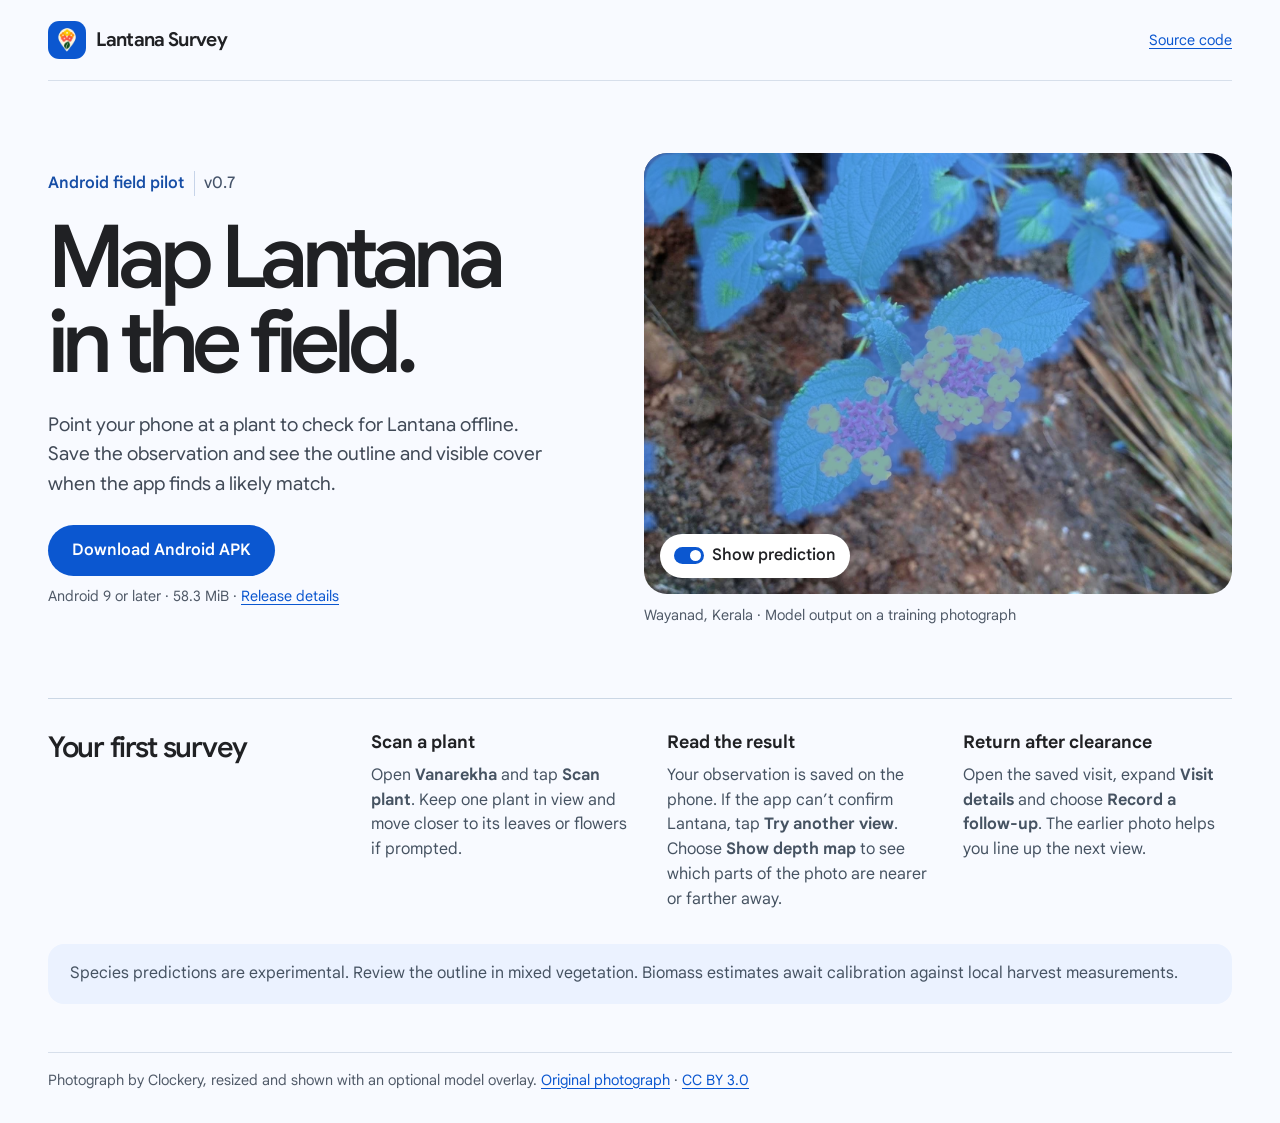
<file: docs/index.html>
<!doctype html>
<html lang="en">
<head>
  <meta charset="utf-8">
  <meta name="viewport" content="width=device-width,initial-scale=1">
  <meta name="description" content="Download the Android field pilot for offline Lantana surveys. Identify visible cover, record patches and revisit them after clearance.">
  <meta name="theme-color" content="#f8faff">
  <title>Lantana Survey · Android pilot</title>
  <link rel="icon" href="./assets/vanarekha.png">
  <link rel="stylesheet" href="./site.css">
</head>
<body>
  <header><a class="project" href="./"><img src="./assets/vanarekha.png" width="38" height="38" alt="">Lantana Survey</a><a class="source" href="https://github.com/aswincsekar/lantana-survey">Source code</a></header>
  <main>
    <section class="intro" aria-labelledby="title">
      <div class="lead">
        <p class="version">Android field pilot <span>v0.7</span></p>
        <h1 id="title">Map Lantana<br>in the field.</h1>
        <p class="summary">Point your phone at a plant to check for Lantana offline. Save the observation and see the outline and visible cover when the app finds a likely match.</p>
        <a class="download" href="https://github.com/aswincsekar/lantana-survey/releases/download/v0.7.0-pilot/vanarekha-0.7-android.apk">Download Android APK</a>
        <p class="requirements">Android 9 or later · 58.3 MiB · <a href="https://github.com/aswincsekar/lantana-survey/releases/tag/v0.7.0-pilot">Release details</a></p>
      </div>
      <figure>
        <div class="field-photo">
          <input type="checkbox" id="mask" checked>
          <div class="photo"><img src="./assets/wayanad.webp" width="800" height="600" alt="Lantana leaves and orange flower clusters photographed in Wayanad, India"><img class="overlay" src="./assets/wayanad-mask.png" alt="" aria-hidden="true"></div>
          <label for="mask"><span class="switch" aria-hidden="true"></span>Show prediction</label>
        </div>
        <figcaption>Wayanad, Kerala · Model output on a training photograph</figcaption>
      </figure>
    </section>
    <section class="instructions" aria-labelledby="first-scan">
      <h2 id="first-scan">Your first survey</h2>
      <div><h3>Scan a plant</h3><p>Open <strong>Vanarekha</strong> and tap <strong>Scan plant</strong>. Keep one plant in view and move closer to its leaves or flowers if prompted.</p></div>
      <div><h3>Read the result</h3><p>Your observation is saved on the phone. If the app can’t confirm Lantana, tap <strong>Try another view</strong>. Choose <strong>Show depth map</strong> to see which parts of the photo are nearer or farther away.</p></div>
      <div><h3>Return after clearance</h3><p>Open the saved visit, expand <strong>Visit details</strong> and choose <strong>Record a follow-up</strong>. The earlier photo helps you line up the next view.</p></div>
    </section>
    <p class="field-note">Species predictions are experimental. Review the outline in mixed vegetation. Biomass estimates await calibration against local harvest measurements.</p>
  </main>
  <footer>Photograph by Clockery, resized and shown with an optional model overlay. <a href="https://commons.wikimedia.org/wiki/File:Lantana_camara_Wayanad.JPG">Original photograph</a> · <a href="https://creativecommons.org/licenses/by/3.0/">CC BY 3.0</a></footer>
</body>
</html>
</file>
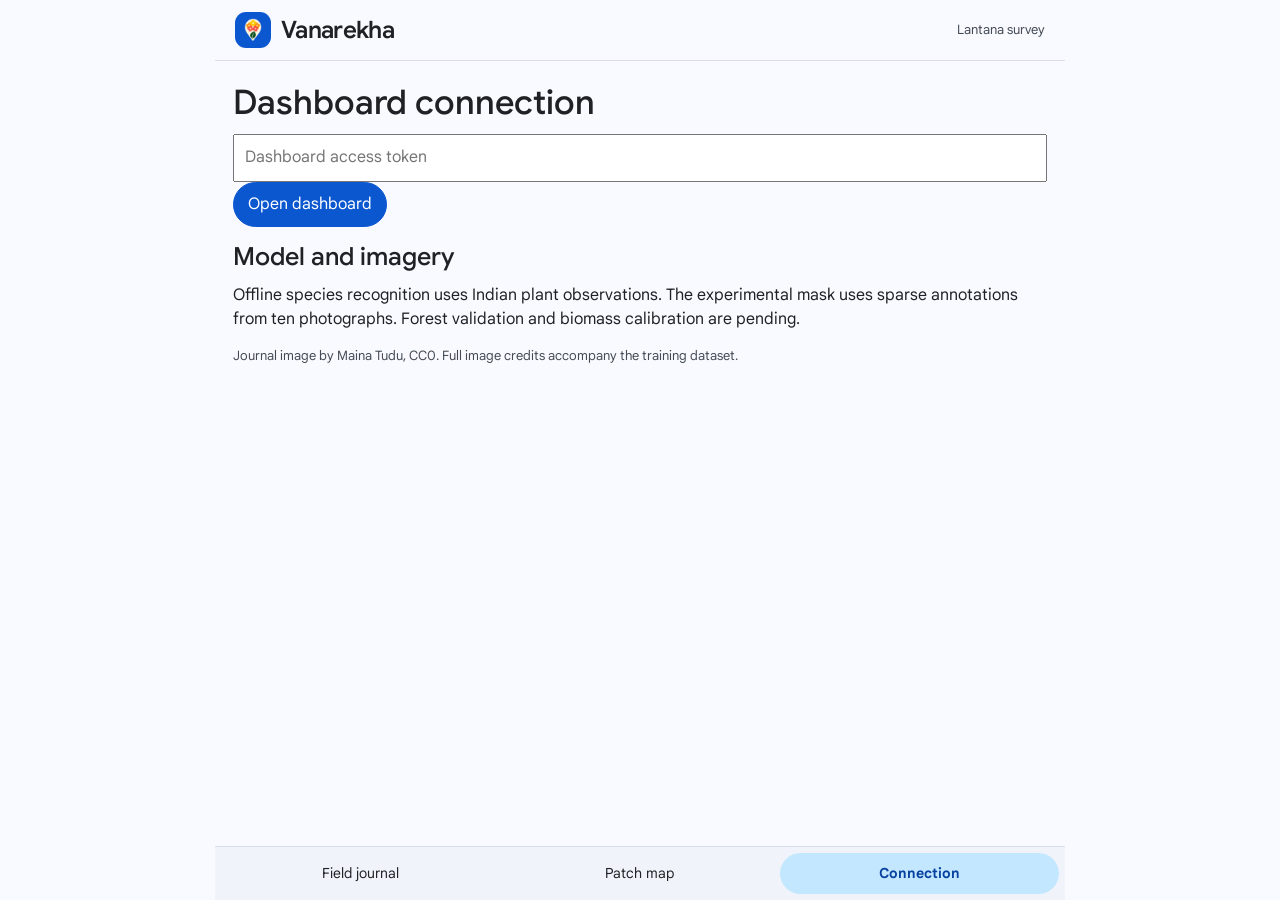
<file: mobile/app/src/main/assets/index.html>
<!doctype html>
<html lang="en">
  <head>
    <meta charset="utf-8" />
    <meta name="viewport" content="width=device-width,initial-scale=1" />
    <meta
      http-equiv="Content-Security-Policy"
      content="default-src 'self'; img-src 'self' data:; script-src 'self'; style-src 'self' 'unsafe-inline'; connect-src 'self'; object-src 'none'"
    />
    <title>Vanarekha</title>
    <link rel="stylesheet" href="field.css" />
  </head>
  <body>
    <header>
      <strong
        ><img
          src="vanarekha.png"
          alt=""
          width="36"
          height="36"
        />Vanarekha</strong
      ><span>Lantana survey</span>
    </header>
    <main id="main"></main>
    <nav id="nav">
      <button id="journal">Field journal</button
      ><button id="map">Patch map</button
      ><button id="settings">Connection</button>
    </nav>
    <div role="status" id="notice"></div>
    <script src="field.js"></script>
  </body>
</html>
</file>
<file: docs/site.css>
@font-face{font-family:"Google Sans";src:url("./assets/google-sans.ttf") format("truetype");font-weight:100 900;font-display:swap}
*{box-sizing:border-box}body{margin:0;color:#202124;background:#f8faff;font:1rem/1.55 "Google Sans",Roboto,Arial,sans-serif}header,main,footer{width:min(74rem,calc(100% - 3rem));margin:auto}header{display:flex;align-items:center;justify-content:space-between;padding:1.3rem 0;border-bottom:1px solid #d7dfeb}a{color:#0b57d0;text-underline-offset:.2em}a:focus-visible,#mask:focus-visible~label{outline:3px solid #174ea6;outline-offset:4px}.project{display:flex;align-items:center;gap:.65rem;color:#202124;text-decoration:none;font-weight:650;font-size:1.2rem;letter-spacing:-.035em}.project img{border-radius:.7rem}.source,.requirements,figcaption,footer{font-size:.9rem}.intro{display:grid;grid-template-columns:.95fr 1.05fr;align-items:center;gap:clamp(2rem,5vw,5rem);margin:4.5rem 0}.version{display:flex;align-items:center;gap:.6rem;color:#174ea6;font-weight:600}.version span{color:#455369;font-weight:450;border-left:1px solid #c7d4e9;padding-left:.6rem}h1,h2,h3,p,figure{margin:0}h1{font-size:clamp(3.4rem,6.8vw,6.2rem);font-weight:550;letter-spacing:-.075em;line-height:.98;margin:1.2rem 0 1.5rem}h2{font-size:1.8rem;line-height:1.12;letter-spacing:-.045em;font-weight:550}h3{font-size:1.1rem;line-height:1.25;margin-bottom:.6rem}.summary{font-size:1.19rem;max-width:31rem;color:#414a57}.download{display:inline-flex;align-items:center;min-height:48px;padding:.8rem 1.5rem;border-radius:2rem;background:#0b57d0;color:#fff;text-decoration:none;font-weight:600;margin:1.7rem 0 .6rem}.download:hover{background:#0842a0}.requirements,figcaption,footer{color:#505a68}.field-photo{position:relative}.photo{position:relative;overflow:hidden;border-radius:1.45rem;background:#e4eafb}.photo img{width:100%;height:auto;display:block}.photo .overlay{position:absolute;inset:0;height:100%;pointer-events:none}.field-photo input{position:absolute;opacity:0;width:1px;height:1px}.field-photo label{position:absolute;bottom:1rem;left:1rem;border-radius:3rem;background:#fff;color:#202124;min-height:44px;padding:.55rem .9rem;display:inline-flex;align-items:center;gap:.5rem;font-weight:550;cursor:pointer}.switch{display:inline-block;border-radius:20px;width:30px;height:17px;background:#7b8592;padding:3px}.switch:before{content:"";display:block;width:11px;height:11px;border-radius:50%;background:white}#mask:checked~label .switch{background:#0b57d0}#mask:checked~label .switch:before{transform:translateX(13px)}#mask:not(:checked)~.photo .overlay{visibility:hidden}figcaption{margin-top:.65rem}.instructions{border-top:1px solid #cbd7e5;padding:2rem 0;display:grid;grid-template-columns:1.1fr repeat(3,1fr);gap:1.65rem}.instructions p,.field-note{color:#465362}.field-note{background:#ebf2ff;border-radius:1rem;padding:1.1rem 1.4rem}footer{border-top:1px solid #d7dfeb;margin-top:3rem;padding:1rem 0 2rem}@media(max-width:760px){.intro{grid-template-columns:1fr;margin:2rem 0;gap:1.75rem}.instructions{grid-template-columns:1fr 1fr}.lead{max-width:36rem}}@media(max-width:480px){header,main,footer{width:calc(100% - 2rem)}.instructions{grid-template-columns:1fr;gap:1.25rem}.download{margin-top:1.25rem}.source{font-size:.9rem}}
</file>
<file: mobile/app/src/main/assets/field.css>
@font-face {
  font-family: "Google Sans";
  src: url("google-sans.ttf") format("truetype");
  font-style: normal;
  font-weight: 100 900;
  font-display: swap;
}
* {
  box-sizing: border-box;
}
body {
  margin: 0;
  background: #f8faff;
  color: #202124;
  font:
    16px/1.48 "Google Sans",
    Roboto,
    Arial,
    sans-serif;
}
header,
main,
nav {
  max-width: 850px;
  margin: auto;
}
header {
  display: flex;
  align-items: center;
  justify-content: space-between;
  gap: 12px;
  border-bottom: 1px solid #d8dfe9;
  padding: 12px 20px;
}
header strong {
  font:
    600 24px "Google Sans",
    Roboto,
    sans-serif;
}
header span,
small {
  font-size: 13px;
  color: #454b55;
}
main {
  padding: 22px 18px 84px;
}
h1,
h2,
h3,
p {
  margin: 0 0 12px;
}
h1,
h2 {
  font:
    500 34px/1.15 "Google Sans",
    Roboto,
    sans-serif;
}
h2 {
  font-size: 25px;
  padding-top: 16px;
}
h3 {
  font-size: 17px;
}
button,
select,
input {
  font: inherit;
}
button,
select {
  border: 1px solid #aab3c2;
  background: #ffffff;
  color: #202124;
  border-radius: 24px;
  padding: 10px 14px;
  cursor: pointer;
}
button:focus-visible,
input:focus-visible {
  outline: 3px solid #174ea6;
}
.primary {
  background: #0b57d0;
  color: white;
  border-color: #0b57d0;
}
.hero {
  position: relative;
  background: #d3e3fd url(shrub.jpg) right 44% / auto 150% no-repeat;
  border-radius: 12px;
  overflow: hidden;
  color: #082e63;
  padding: 48px 38% 24px 20px;
}
.hero:before {
  content: "";
  position: absolute;
  inset: 0;
  background: linear-gradient(
    90deg,
    #d3e3fd 0%,
    #d3e3fd 40%,
    #d3e3fdeb 54%,
    transparent 84%
  );
}
.hero > * {
  position: relative;
}
.hero h1 {
  font-size: clamp(30px, 6vw, 40px);
  letter-spacing: -0.035em;
  margin-bottom: 6px;
}
.actions {
  display: flex;
  flex-wrap: wrap;
  gap: 8px;
  margin: 14px 0;
}
.row {
  display: flex;
  align-items: center;
  justify-content: space-between;
  column-gap: 12px;
  width: 100%;
  text-align: left;
  background: transparent;
  border: 0;
  border-bottom: 1px solid #d8dfe9;
  border-radius: 0;
  padding: 13px 0;
}
.row b,
.row > span:first-child small {
  display: block;
}
.metric {
  max-width: 42%;
  text-align: right;
  color: #454b55;
  font-size: 0.8125rem;
  line-height: 1.35;
}
.metric small {
  font-size: 0.75rem;
}
.cover-value {
  color: #202124;
  font-size: 0.9375rem;
  font-weight: 500;
  font-variant-numeric: tabular-nums;
  white-space: nowrap;
}
.sub {
  color: #505968;
}
.sheet {
  padding: 15px 0;
  border-bottom: 1px solid #d1d9e6;
}
.photo {
  position: relative;
  overflow: hidden;
  border-radius: 8px;
  background: #182331;
  min-height: 48px;
}
.photo img {
  width: 100%;
  display: block;
}
.photo img.mask,
.photo img.ghost {
  position: absolute;
  inset: 0;
  width: 100%;
  height: 100%;
}
.ghost {
  opacity: 0.25;
  object-fit: contain;
}
.screen {
  max-width: 540px;
  margin: auto;
}
.numbers {
  display: grid;
  grid-template-columns: 1fr 1fr;
  gap: 12px;
  margin: 16px 0;
}
.numbers b {
  display: block;
  font-size: 1.25rem;
  line-height: 1.3;
  font-weight: 500;
}
.hint {
  background: #e8f0fe;
  border-left: 3px solid #4285f4;
  padding: 10px 12px;
}
.progress {
  height: 5px;
  background: #d3e3fd;
}
.progress i {
  display: block;
  height: 100%;
  background: #1a73e8;
}
.map {
  width: 100%;
  height: auto;
  border-radius: 8px;
  background: #eff5ff;
  border: 1px solid #c6d6f3;
}
.map line {
  stroke: #c5d4e5;
  stroke-width: 1;
}
.map circle {
  fill: #1a73e8;
  stroke: white;
  stroke-width: 2;
}
.map text {
  font:
    12px "Google Sans",
    Roboto,
    Arial;
  fill: #243247;
}
.pair {
  display: grid;
  grid-template-columns: 1fr 1fr;
  gap: 10px;
}
.pair img {
  width: 100%;
  border-radius: 6px;
}
nav {
  position: fixed;
  bottom: 0;
  left: 0;
  right: 0;
  display: flex;
  background: #f0f4fa;
  border-top: 1px solid #d8dfe9;
  padding: 6px;
}
nav button {
  flex: 1;
  border: 0;
  background: transparent;
  font-size: 14px;
}
nav button[aria-current="true"] {
  background: #c2e7ff;
  font-weight: bold;
}
#notice:not(:empty) {
  position: fixed;
  bottom: 72px;
  background: #25364a;
  color: white;
  padding: 12px;
  left: 5%;
  right: 5%;
  border-radius: 8px;
}
input {
  width: 100%;
  padding: 10px;
}
label {
  display: block;
  margin: 8px 0;
}
a {
  color: inherit;
}
[hidden] {
  display: none !important;
}

header strong {
  display: flex;
  align-items: center;
  gap: 10px;
  letter-spacing: -0.65px;
}
header img {
  border-radius: 11px;
}
nav button[aria-current="true"] {
  color: #0842a0;
}
.primary:hover {
  background: #0842a0;
}
.numbers b {
  font-variant-numeric: tabular-nums;
}

.trial-masks {
  display: grid;
  grid-template-columns: repeat(auto-fit, minmax(98px, 1fr));
  gap: 8px;
}
.trial-masks figure {
  margin: 0;
}
.trial-masks figcaption {
  font-size: 14px;
  margin-bottom: 6px;
}
.replay-frame {
  display: block;
  max-width: 100%;
  max-height: 52vh;
  margin: auto;
}

details {
  margin: 14px 0;
}
summary {
  cursor: pointer;
  padding: 8px 0;
  font-weight: 500;
}
</file>
